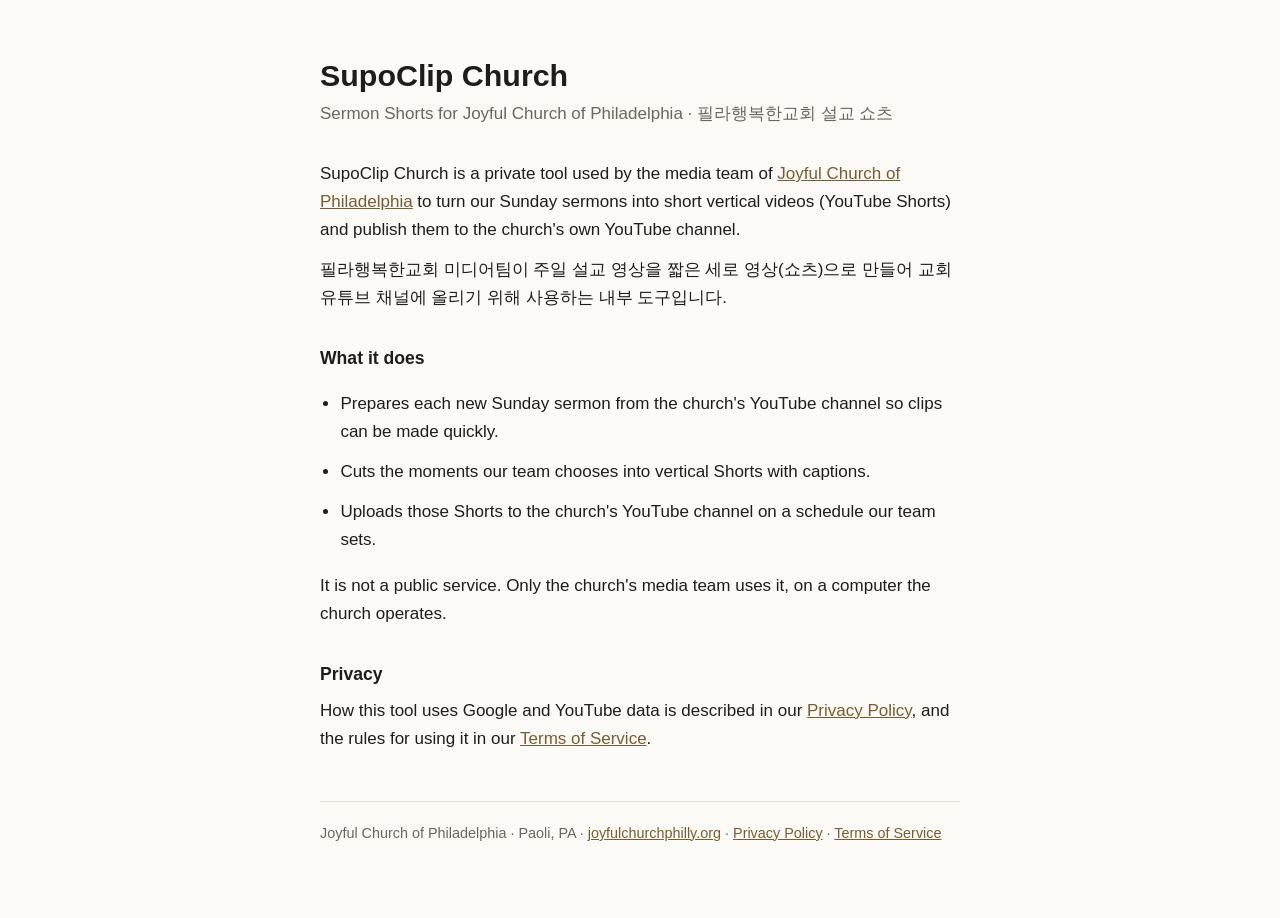
<file: index.html>
<!doctype html>
<html lang="en">
<head>
<meta charset="utf-8">
<meta name="viewport" content="width=device-width, initial-scale=1">
<title>SupoClip Church</title>
<meta name="description" content="Sermon Shorts tool for Joyful Church of Philadelphia.">
<link rel="stylesheet" href="style.css">
</head>
<body>
<main>
  <h1>SupoClip Church</h1>
  <p class="sub">Sermon Shorts for Joyful Church of Philadelphia · 필라행복한교회 설교 쇼츠</p>

  <p>SupoClip Church is a private tool used by the media team of
  <a href="https://www.joyfulchurchphilly.org/">Joyful Church of Philadelphia</a>
  to turn our Sunday sermons into short vertical videos (YouTube Shorts) and publish them
  to the church's own YouTube channel.</p>

  <p lang="ko">필라행복한교회 미디어팀이 주일 설교 영상을 짧은 세로 영상(쇼츠)으로 만들어
  교회 유튜브 채널에 올리기 위해 사용하는 내부 도구입니다.</p>

  <h2>What it does</h2>
  <ul>
    <li>Prepares each new Sunday sermon from the church's YouTube channel so clips can be made quickly.</li>
    <li>Cuts the moments our team chooses into vertical Shorts with captions.</li>
    <li>Uploads those Shorts to the church's YouTube channel on a schedule our team sets.</li>
  </ul>

  <p>It is not a public service. Only the church's media team uses it, on a computer the church operates.</p>

  <h2>Privacy</h2>
  <p>How this tool uses Google and YouTube data is described in our <a href="privacy.html">Privacy Policy</a>,
  and the rules for using it in our <a href="terms.html">Terms of Service</a>.</p>

  <footer>Joyful Church of Philadelphia · Paoli, PA ·
    <a href="https://www.joyfulchurchphilly.org/">joyfulchurchphilly.org</a> ·
    <a href="privacy.html">Privacy Policy</a> ·
    <a href="terms.html">Terms of Service</a></footer>
</main>
</body>
</html>
</file>
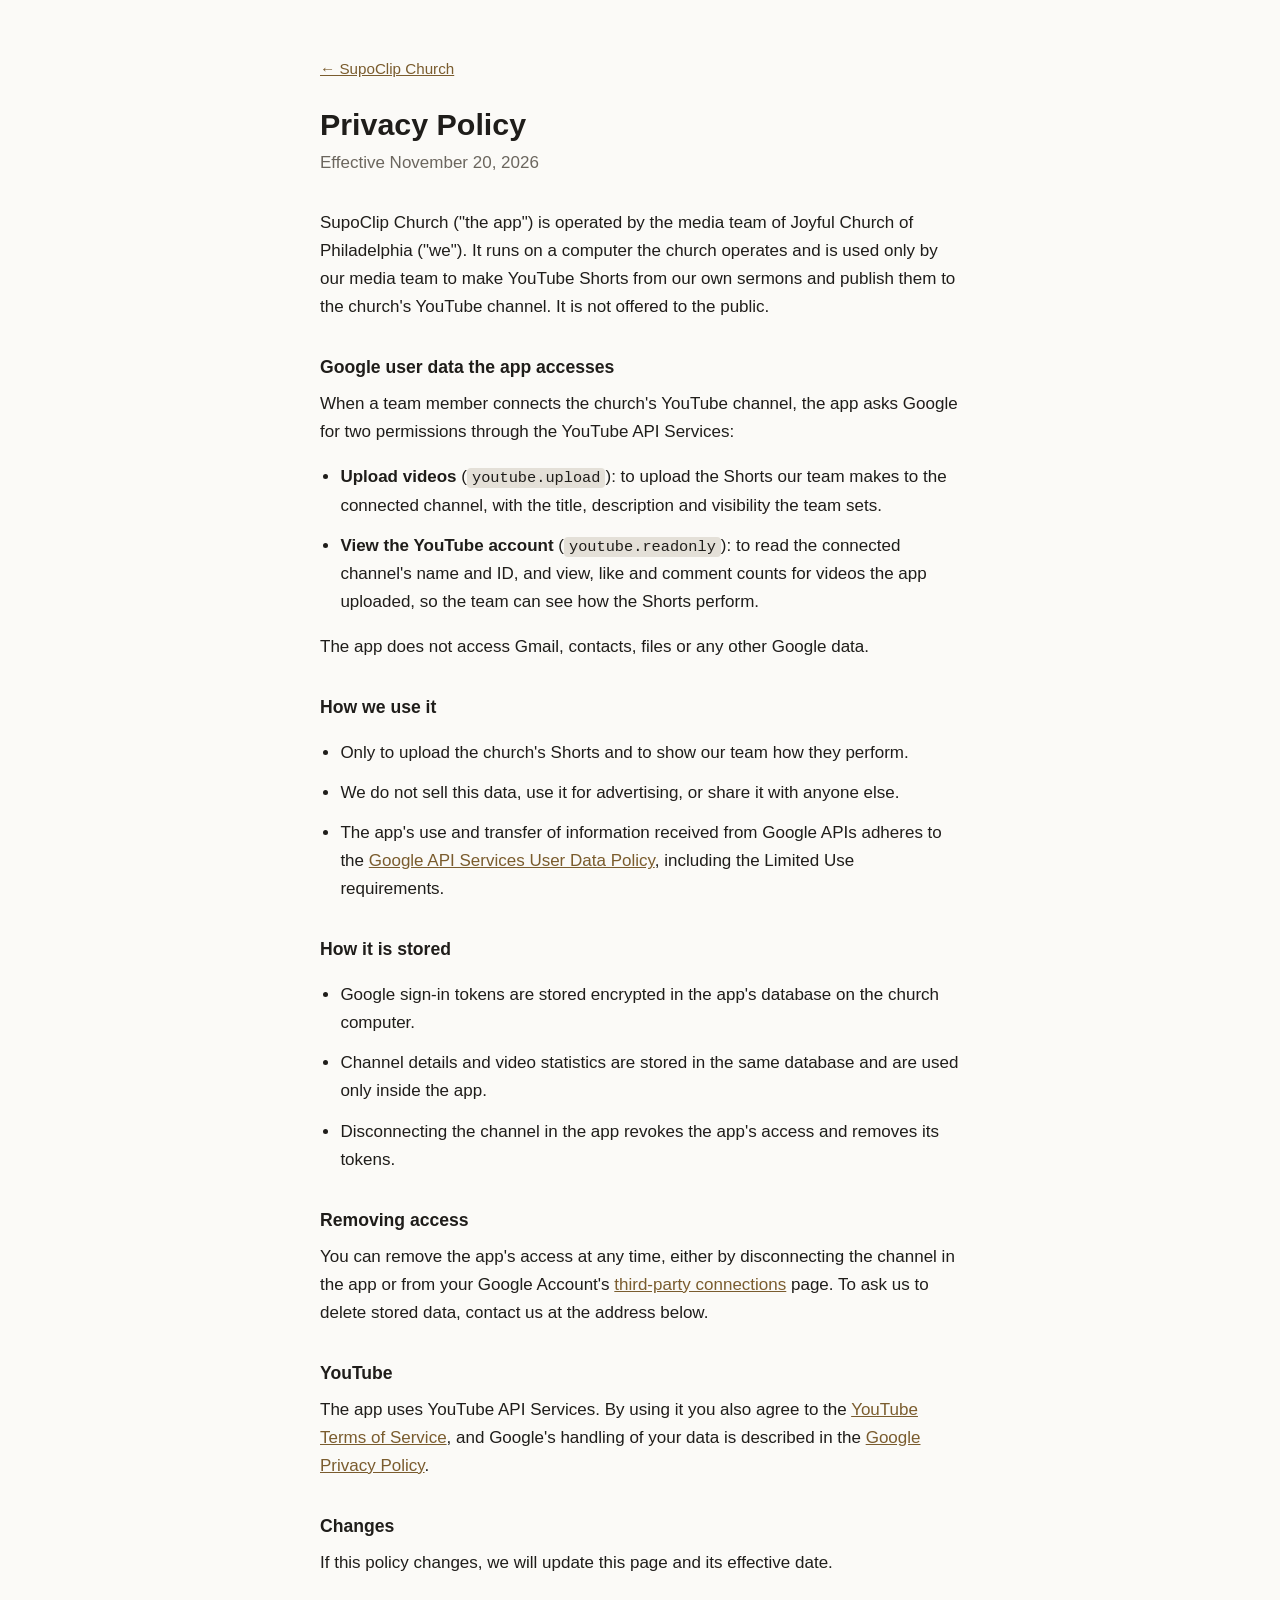
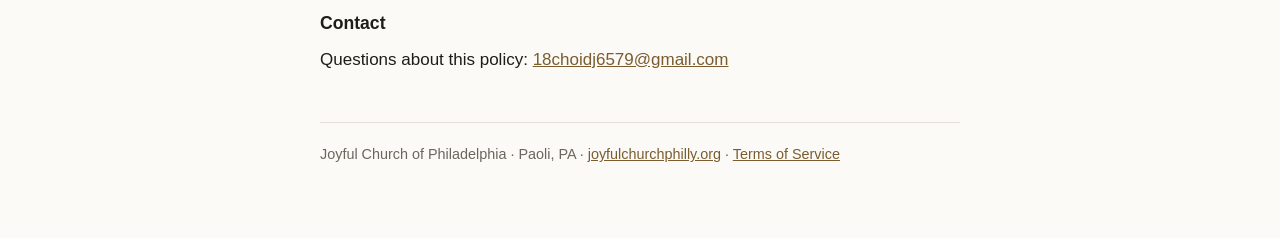
<file: privacy.html>
<!doctype html>
<html lang="en">
<head>
<meta charset="utf-8">
<meta name="viewport" content="width=device-width, initial-scale=1">
<title>Privacy Policy · SupoClip Church</title>
<meta name="description" content="How SupoClip Church uses Google and YouTube data.">
<link rel="stylesheet" href="style.css">
</head>
<body>
<main>
  <p class="back"><a href="./">← SupoClip Church</a></p>
  <h1>Privacy Policy</h1>
  <p class="sub">Effective November 20, 2026</p>

  <p>SupoClip Church ("the app") is operated by the media team of Joyful Church of Philadelphia
  ("we"). It runs on a computer the church operates and is used only by our media team to make
  YouTube Shorts from our own sermons and publish them to the church's YouTube channel. It is not
  offered to the public.</p>

  <h2>Google user data the app accesses</h2>
  <p>When a team member connects the church's YouTube channel, the app asks Google for two
  permissions through the YouTube API Services:</p>
  <ul>
    <li><strong>Upload videos</strong> (<code>youtube.upload</code>): to upload the Shorts our team
    makes to the connected channel, with the title, description and visibility the team sets.</li>
    <li><strong>View the YouTube account</strong> (<code>youtube.readonly</code>): to read the
    connected channel's name and ID, and view, like and comment counts for videos the app uploaded,
    so the team can see how the Shorts perform.</li>
  </ul>
  <p>The app does not access Gmail, contacts, files or any other Google data.</p>

  <h2>How we use it</h2>
  <ul>
    <li>Only to upload the church's Shorts and to show our team how they perform.</li>
    <li>We do not sell this data, use it for advertising, or share it with anyone else.</li>
    <li>The app's use and transfer of information received from Google APIs adheres to the
    <a href="https://developers.google.com/terms/api-services-user-data-policy">Google API Services
    User Data Policy</a>, including the Limited Use requirements.</li>
  </ul>

  <h2>How it is stored</h2>
  <ul>
    <li>Google sign-in tokens are stored encrypted in the app's database on the church computer.</li>
    <li>Channel details and video statistics are stored in the same database and are used only
    inside the app.</li>
    <li>Disconnecting the channel in the app revokes the app's access and removes its tokens.</li>
  </ul>

  <h2>Removing access</h2>
  <p>You can remove the app's access at any time, either by disconnecting the channel in the app or
  from your Google Account's
  <a href="https://myaccount.google.com/connections">third-party connections</a> page.
  To ask us to delete stored data, contact us at the address below.</p>

  <h2>YouTube</h2>
  <p>The app uses YouTube API Services. By using it you also agree to the
  <a href="https://www.youtube.com/t/terms">YouTube Terms of Service</a>, and Google's handling of
  your data is described in the <a href="https://policies.google.com/privacy">Google Privacy
  Policy</a>.</p>

  <h2>Changes</h2>
  <p>If this policy changes, we will update this page and its effective date.</p>

  <h2>Contact</h2>
  <p>Questions about this policy: <a href="mailto:18choidj6579@gmail.com">18choidj6579@gmail.com</a></p>

  <footer>Joyful Church of Philadelphia · Paoli, PA ·
    <a href="https://www.joyfulchurchphilly.org/">joyfulchurchphilly.org</a> ·
    <a href="terms.html">Terms of Service</a></footer>
</main>
</body>
</html>
</file>
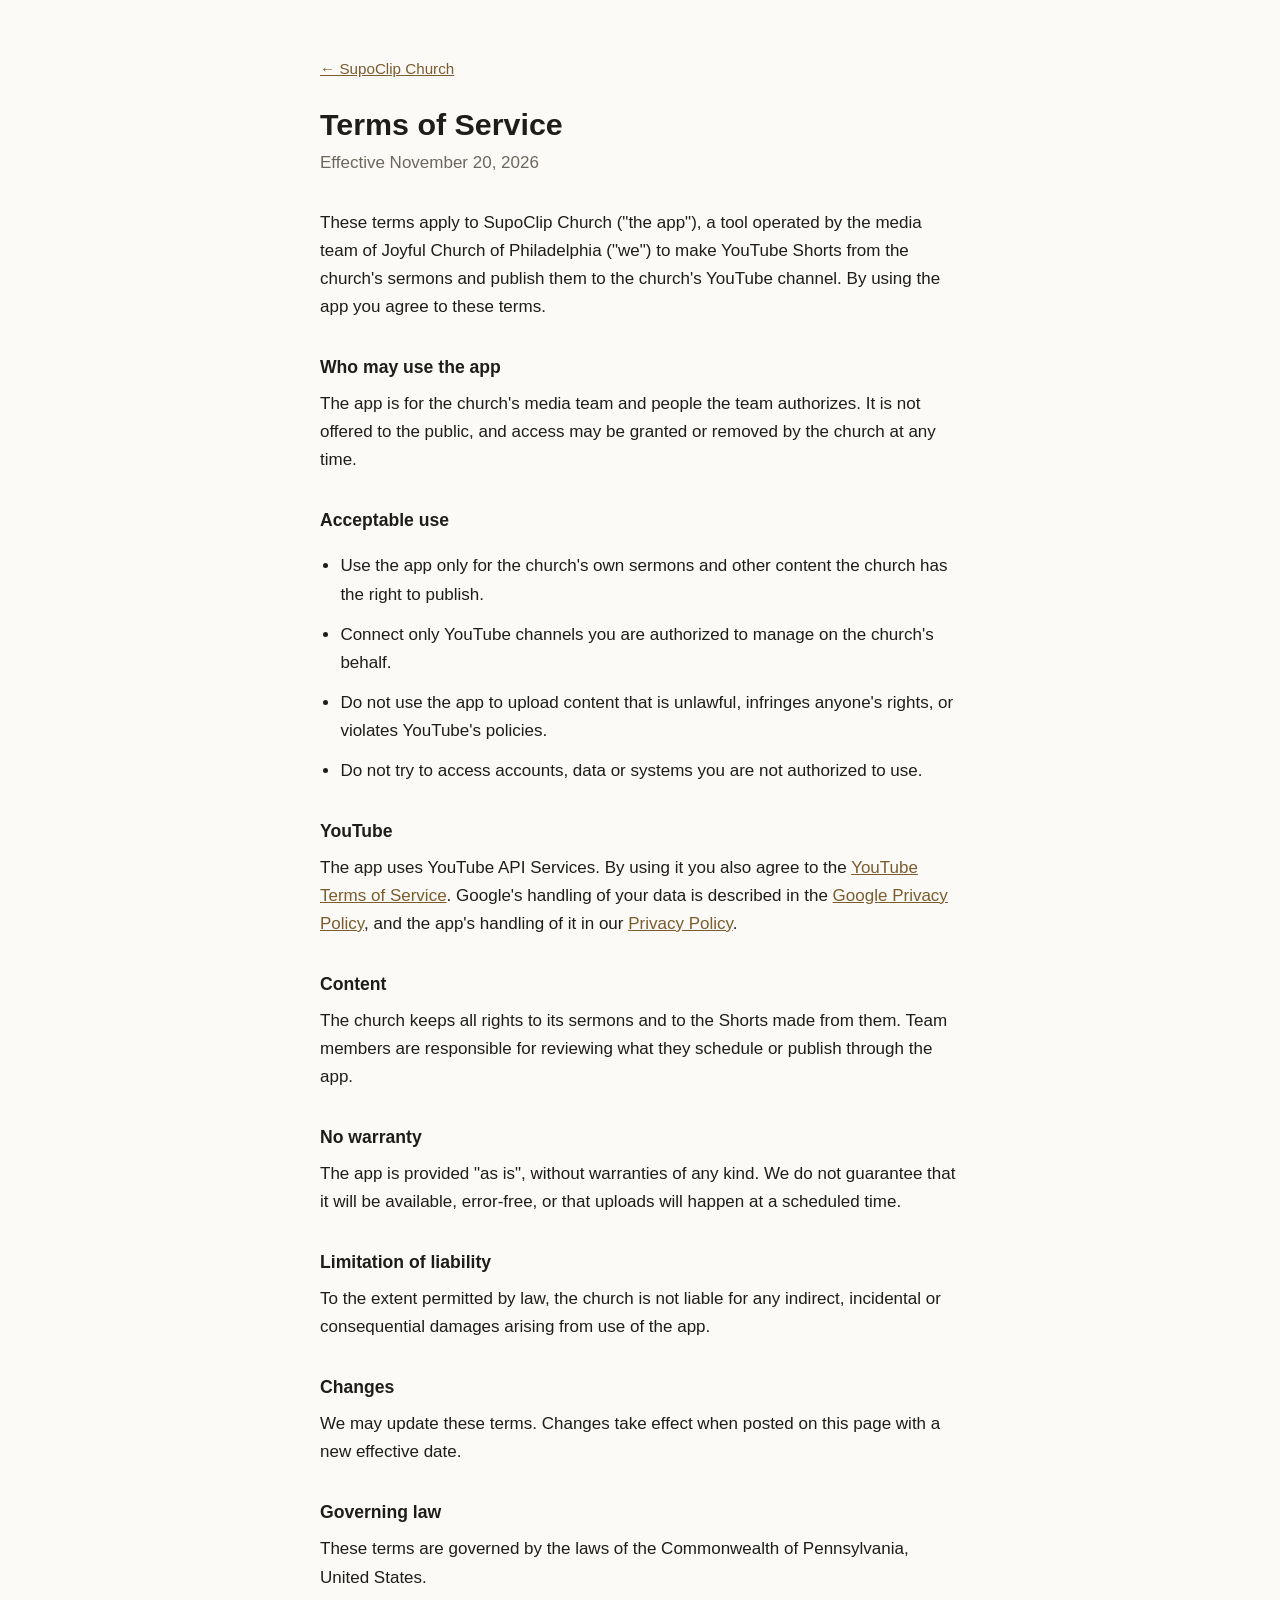
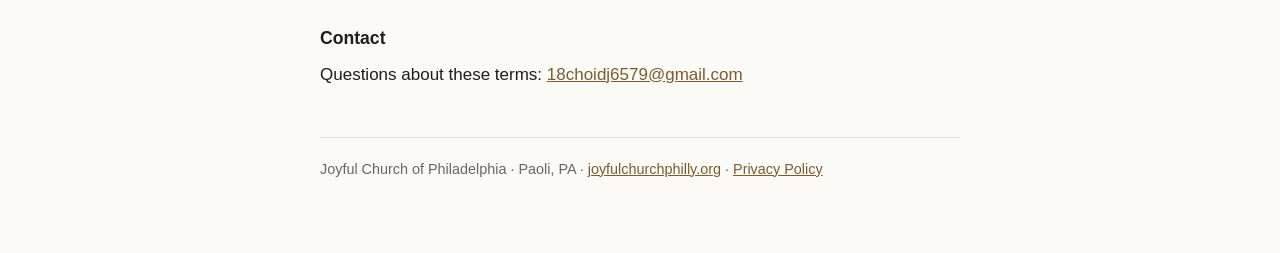
<file: terms.html>
<!doctype html>
<html lang="en">
<head>
<meta charset="utf-8">
<meta name="viewport" content="width=device-width, initial-scale=1">
<title>Terms of Service · SupoClip Church</title>
<meta name="description" content="Terms of Service for SupoClip Church.">
<link rel="stylesheet" href="style.css">
</head>
<body>
<main>
  <p class="back"><a href="./">← SupoClip Church</a></p>
  <h1>Terms of Service</h1>
  <p class="sub">Effective November 20, 2026</p>

  <p>These terms apply to SupoClip Church ("the app"), a tool operated by the media team of
  Joyful Church of Philadelphia ("we") to make YouTube Shorts from the church's sermons and publish
  them to the church's YouTube channel. By using the app you agree to these terms.</p>

  <h2>Who may use the app</h2>
  <p>The app is for the church's media team and people the team authorizes. It is not offered to
  the public, and access may be granted or removed by the church at any time.</p>

  <h2>Acceptable use</h2>
  <ul>
    <li>Use the app only for the church's own sermons and other content the church has the right
    to publish.</li>
    <li>Connect only YouTube channels you are authorized to manage on the church's behalf.</li>
    <li>Do not use the app to upload content that is unlawful, infringes anyone's rights, or
    violates YouTube's policies.</li>
    <li>Do not try to access accounts, data or systems you are not authorized to use.</li>
  </ul>

  <h2>YouTube</h2>
  <p>The app uses YouTube API Services. By using it you also agree to the
  <a href="https://www.youtube.com/t/terms">YouTube Terms of Service</a>. Google's handling of
  your data is described in the <a href="https://policies.google.com/privacy">Google Privacy
  Policy</a>, and the app's handling of it in our <a href="privacy.html">Privacy Policy</a>.</p>

  <h2>Content</h2>
  <p>The church keeps all rights to its sermons and to the Shorts made from them. Team members are
  responsible for reviewing what they schedule or publish through the app.</p>

  <h2>No warranty</h2>
  <p>The app is provided "as is", without warranties of any kind. We do not guarantee that it will
  be available, error-free, or that uploads will happen at a scheduled time.</p>

  <h2>Limitation of liability</h2>
  <p>To the extent permitted by law, the church is not liable for any indirect, incidental or
  consequential damages arising from use of the app.</p>

  <h2>Changes</h2>
  <p>We may update these terms. Changes take effect when posted on this page with a new effective
  date.</p>

  <h2>Governing law</h2>
  <p>These terms are governed by the laws of the Commonwealth of Pennsylvania, United States.</p>

  <h2>Contact</h2>
  <p>Questions about these terms: <a href="mailto:18choidj6579@gmail.com">18choidj6579@gmail.com</a></p>

  <footer>Joyful Church of Philadelphia · Paoli, PA ·
    <a href="https://www.joyfulchurchphilly.org/">joyfulchurchphilly.org</a> ·
    <a href="privacy.html">Privacy Policy</a></footer>
</main>
</body>
</html>
</file>
<file: style.css>
:root { --bg: #fbfaf7; --text: #1f1d1a; --muted: #6b665e; --line: #e4e0d8; --accent: #7a5c2e; }
@media (prefers-color-scheme: dark) {
  :root { --bg: #171614; --text: #ece8e1; --muted: #a39d93; --line: #2f2c28; --accent: #d4b47a; }
}
* { box-sizing: border-box; }
body {
  margin: 0; background: var(--bg); color: var(--text);
  font: 17px/1.65 -apple-system, BlinkMacSystemFont, "Apple SD Gothic Neo", "Noto Sans KR", "Segoe UI", sans-serif;
}
main { max-width: 680px; margin: 0 auto; padding: 56px 20px 72px; }
h1 { font-size: 1.9rem; line-height: 1.25; margin: 0 0 6px; }
.sub { color: var(--muted); margin: 0 0 32px; }
.back { margin: 0 0 24px; font-size: 0.95rem; }
h2 { font-size: 1.1rem; margin: 32px 0 8px; }
p, li { margin: 0 0 12px; }
ul { padding-left: 1.2em; }
code { font-size: 0.9em; background: var(--line); padding: 1px 5px; border-radius: 4px; }
a { color: var(--accent); }
footer { color: var(--muted); font-size: 0.9rem; margin-top: 48px; padding-top: 20px; border-top: 1px solid var(--line); }
</file>
